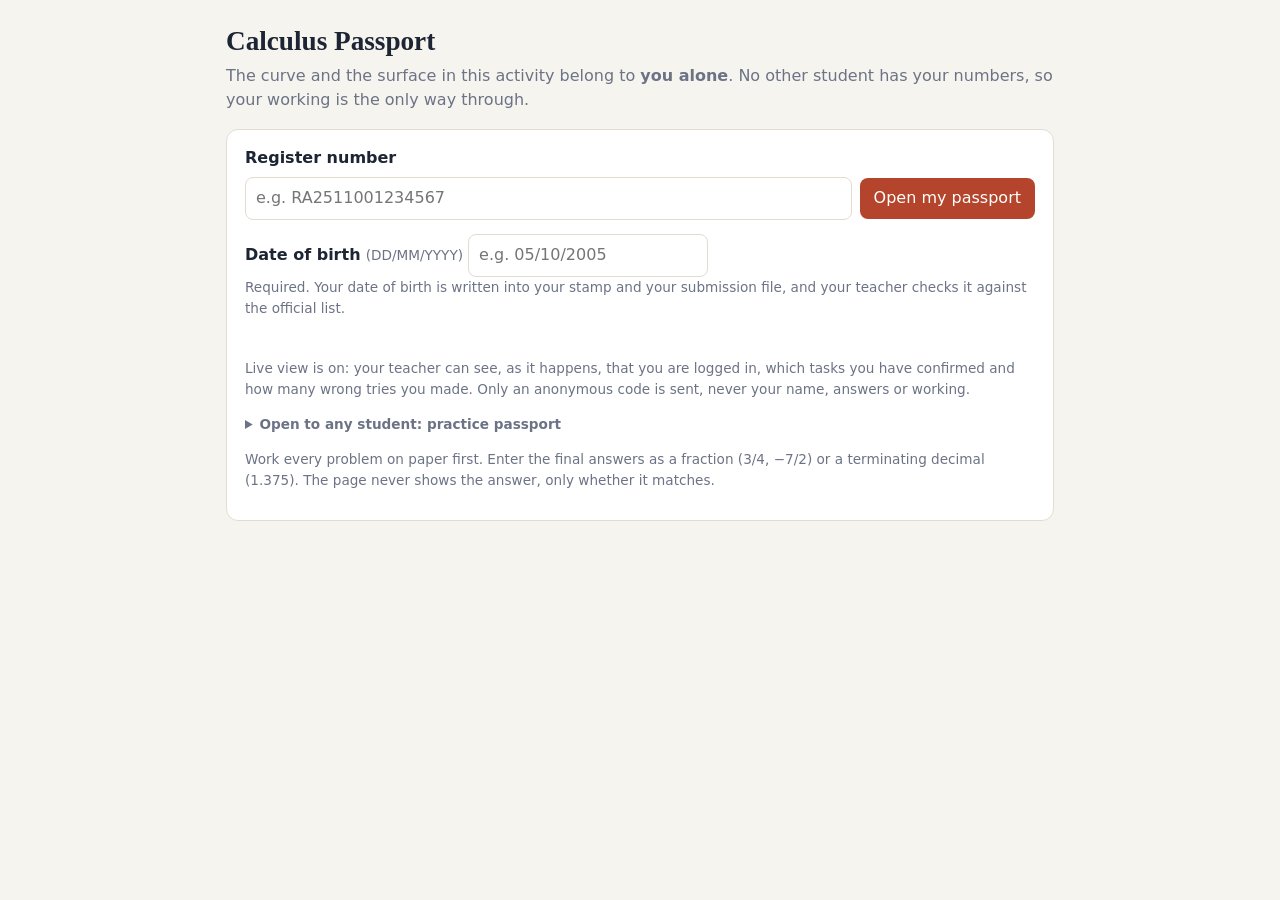
<file: docs/index.html>
<!doctype html>
<html lang="en">
<head>
<meta charset="utf-8">
<meta name="viewport" content="width=device-width,initial-scale=1">
<title>Calculus Passport</title>
<link rel="stylesheet" href="style.css">
</head>
<body>
<div class="wrap">
  <h1>Calculus Passport</h1>
  <p class="sub">The curve and the surface in this activity belong to <b>you alone</b>. No other student has your numbers, so your working is the only way through.</p>

  <section id="login" class="card">
    <label for="reg"><b>Register number</b></label>
    <div class="row" style="margin-top:6px">
      <input id="reg" type="text" autocomplete="off" placeholder="e.g. RA2511001234567" style="flex:1;min-width:200px">
      <button id="go">Open my passport</button>
    </div>
    <div id="dobrow" hidden style="margin-top:8px">
      <label for="dob"><b>Date of birth</b> <span class="small">(DD/MM/YYYY)</span></label>
      <input id="dob" type="text" autocomplete="off" inputmode="numeric" placeholder="e.g. 05/10/2005" style="width:100%;max-width:240px;margin-top:6px">
      <div class="small">Required. Your date of birth is written into your stamp and your submission file, and your teacher checks it against the official list.</div>
    </div>
    <div id="loginmsg" class="msg bad"></div>
    <p class="small" id="livenote" hidden>Live view is on: your teacher can see, as it happens, that you are logged in, which tasks you have confirmed and how many wrong tries you made. Only an anonymous code is sent, never your name, answers or working.</p>
    <details class="small" id="openbox" style="margin:8px 0">
      <summary><b>Open to any student: practice passport</b></summary>
      <p class="small">Anyone can use this, whether or not they are on the class list. Fill in the four boxes. You get your own set of the same problems and visualisers, built from your register number and date of birth together, so your numbers differ from everyone else's. Not marked; submit the downloaded file to your teacher. While you work, your teacher can see your name, register number and which questions you have finished.</p>
      <div class="row"><input id="pname" type="text" autocomplete="name" placeholder="Your name" style="flex:1;min-width:200px"></div>
      <div class="row" style="margin-top:6px"><input id="pdob" type="text" inputmode="numeric" autocomplete="off" placeholder="Date of birth DD/MM/YYYY" style="flex:1;min-width:200px"></div>
      <div class="row" style="margin-top:6px"><input id="pmail" type="text" inputmode="email" autocomplete="email" placeholder="Your email address" style="flex:1;min-width:200px"></div>
      <div id="authbox" hidden>
        <div class="row"><input id="pemail" type="text"><button class="ghost" id="sendlink">Send</button><button class="ghost" id="finishlink" hidden>Finish</button></div>
        <div id="authmsg" class="msg" role="status"></div>
      </div>
      <div class="row" style="margin-top:6px"><button class="ghost" id="opengo">Open practice passport</button></div>
    </details>
    <p class="small">Work every problem on paper first. Enter the final answers as a fraction (3/4, −7/2) or a terminating decimal (1.375). The page never shows the answer, only whether it matches.</p>
  </section>

  <section id="app" hidden>
    <div class="row" style="justify-content:space-between">
      <div><b id="who"></b> <span class="small" id="progress"></span></div>
      <div class="row">
        <span class="pill" id="clock">50:00</span>
        <button class="ghost" id="clockbtn">Start timer</button>
        <button class="ghost" id="out">Not me</button>
      </div>
    </div>
    <div class="tabs" id="tabs"></div>
    <div id="period"></div>
    <div id="vizbox"></div>
    <div id="labbox"></div>
    <div id="animbox"></div>
    <div class="card" id="submitbox"></div>
  </section>

  <section class="sheet" id="sheet"></section>
</div>
<script src="config.js"></script>
<script src="data.js"></script>
<script src="core.js"></script>
<script src="live.js"></script>
<script src="lab.js"></script>
<script src="report.js"></script>
<script src="viz.js"></script>
<script src="auth.js"></script>
<script src="discover.js"></script>
<script src="open.js"></script>
<script src="app.js"></script>
</body>
</html>
</file>
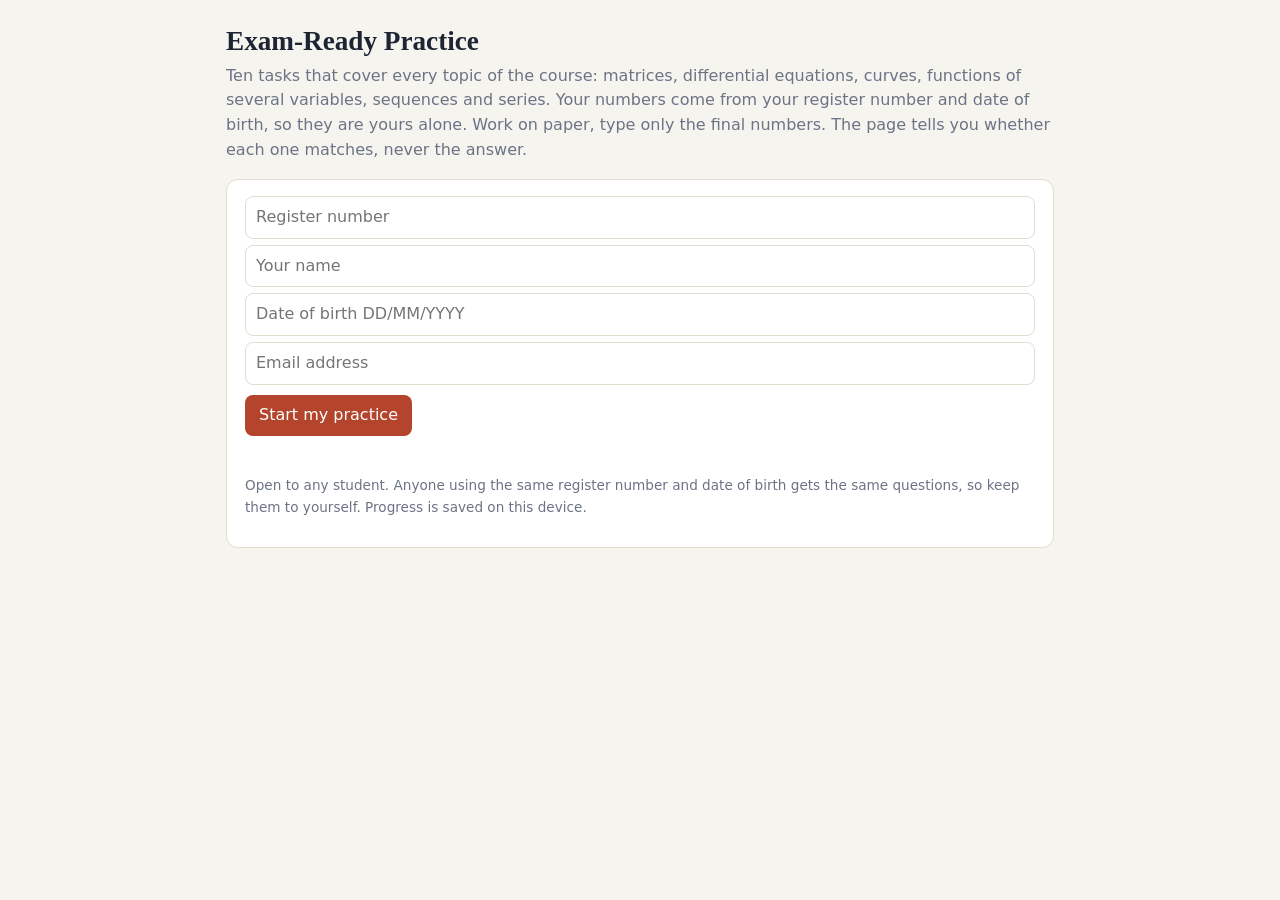
<file: docs/exam/index.html>
<!doctype html>
<html lang="en">
<head>
<meta charset="utf-8">
<meta name="viewport" content="width=device-width,initial-scale=1">
<title>Exam-Ready Practice</title>
<link rel="stylesheet" href="../style.css">
<style>
.qcard{border-left:4px solid var(--c,var(--accent))}
.qcard.done{border-left-color:var(--ok)}
.qtext{font-size:1.02rem;line-height:1.5;margin:6px 0 10px;white-space:pre-wrap}
.why dt{font-weight:600;margin-top:8px}.why dd{margin:2px 0 0 0;color:var(--mute)}
.tabs2{display:flex;flex-wrap:wrap;gap:6px;margin:10px 0}
.tabs2 button{padding:6px 10px;border-radius:8px;border:1px solid var(--line);background:var(--card);color:var(--ink)}
.tabs2 button.on{outline:2px solid var(--accent)}
.tabs2 button.full{background:rgba(30,120,70,.15)}
.timer{font-variant-numeric:tabular-nums;font-weight:600}
.weak li{margin:3px 0}
.vbox{margin-top:6px}.vcap{font-size:.92rem;color:var(--mute);margin:6px 0}.vcap b{color:var(--ink)}
.vrow{display:flex;align-items:center;gap:10px;margin:4px 0}.vrow label{flex:0 0 auto;min-width:90px;font-size:.9rem;color:var(--mute)}.vrow input[type=range]{flex:1;accent-color:var(--accent);min-width:80px}.vval{min-width:46px;text-align:right;font-variant-numeric:tabular-nums;font-size:.9rem}
.vnote{font-size:.92rem;margin:6px 0}.vsub{font-weight:600;margin:14px 0 2px}
.vtable table{border-collapse:collapse;margin:6px auto}.vtable td{border:1px solid var(--line);padding:4px 10px;text-align:right;font-variant-numeric:tabular-nums}
.vbtn{gap:6px;flex-wrap:wrap;margin:6px 0}.vbtn button.on{outline:2px solid var(--accent)}
details.lab>summary{cursor:pointer;font-weight:600}
.vwrap{margin-top:8px;border-top:1px dashed var(--line);padding-top:6px}
</style>
</head>
<body>
<div class="wrap">
  <h1>Exam-Ready Practice</h1>
  <p class="sub">Ten tasks that cover every topic of the course: matrices, differential equations, curves, functions of several variables, sequences and series. Your numbers come from your register number and date of birth, so they are yours alone. Work on paper, type only the final numbers. The page tells you whether each one matches, never the answer.</p>

  <div id="login" class="card">
    <div class="row"><input id="reg" type="text" placeholder="Register number" autocomplete="off" style="flex:1;min-width:200px"></div>
    <div class="row" style="margin-top:6px"><input id="nm" type="text" placeholder="Your name" autocomplete="name" style="flex:1;min-width:200px"></div>
    <div class="row" style="margin-top:6px"><input id="dob" type="text" placeholder="Date of birth DD/MM/YYYY" inputmode="numeric" autocomplete="off" style="flex:1;min-width:200px"></div>
    <div class="row" style="margin-top:6px"><input id="mail" type="text" placeholder="Email address" inputmode="email" autocomplete="email" style="flex:1;min-width:200px"></div>
    <div class="row" style="margin-top:10px"><button id="go">Start my practice</button></div>
    <div id="msg" class="msg bad" role="status"></div>
    <p class="small">Open to any student. Anyone using the same register number and date of birth gets the same questions, so keep them to yourself. Progress is saved on this device.</p>
  </div>

  <div id="app" hidden>
    <div class="card">
      <div class="row"><b id="who"></b><span class="small" id="overall"></span></div>
      <div class="bar"><i id="obar"></i></div>
      <div class="tabs2" id="tabs"></div>
      <div class="row"><button class="ghost" id="dl">Download my submission</button><button class="ghost" id="out">Log out</button></div>
    </div>
    <div id="panel"></div>
  </div>
</div>
<script src="../config.js"></script>
<script src="../core.js"></script>
<script src="../live.js"></script>
<script src="meta.js"></script>
<script>window.EXAM_CFG={viz:false,labs:false,live:"exam"};</script>
<script src="exam.js"></script>
</body>
</html>
</file>
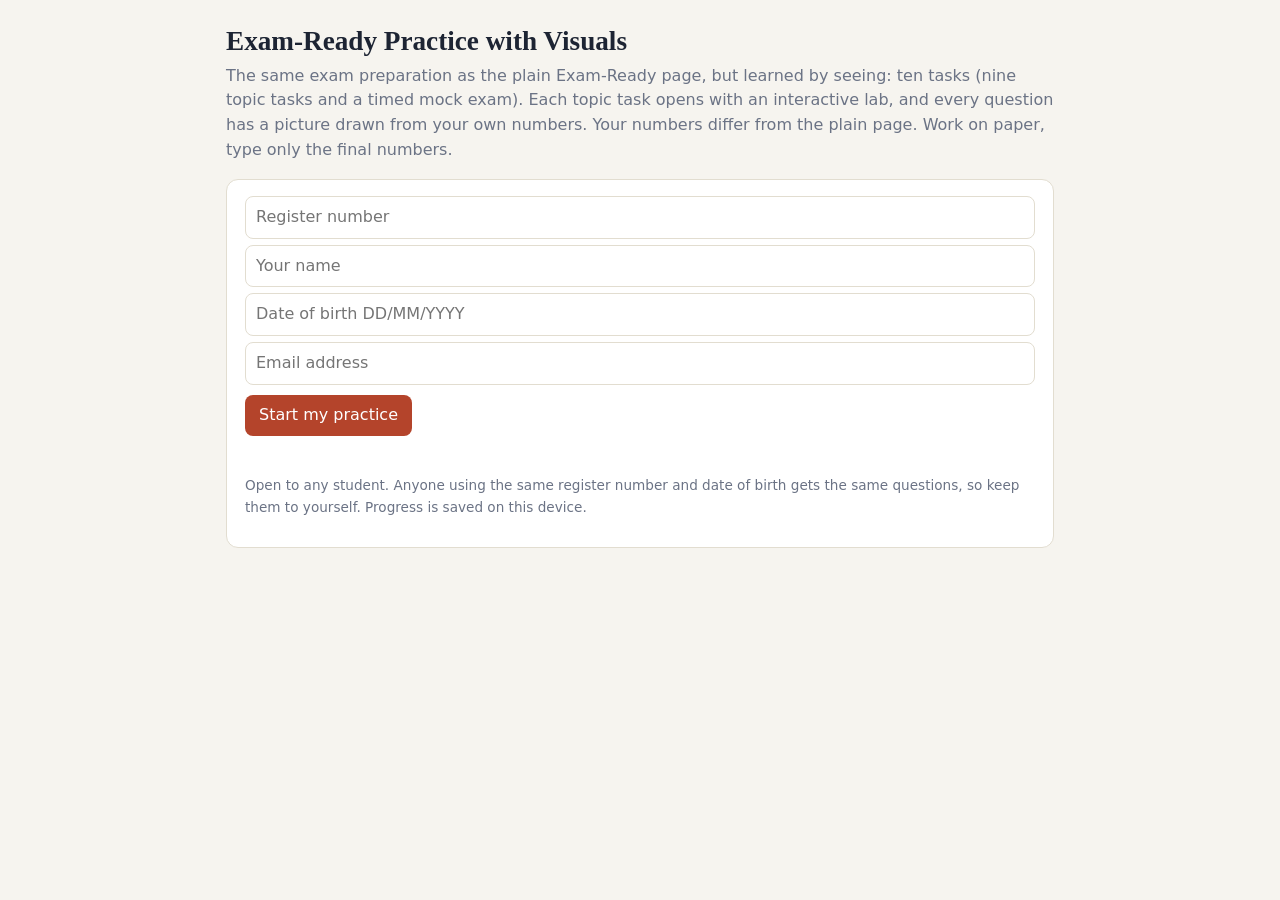
<file: docs/visual/index.html>
<!doctype html>
<html lang="en">
<head>
<meta charset="utf-8">
<meta name="viewport" content="width=device-width,initial-scale=1">
<title>Exam-Ready Practice with Visuals</title>
<link rel="stylesheet" href="../style.css">
<style>
.qcard{border-left:4px solid var(--c,var(--accent))}
.qcard.done{border-left-color:var(--ok)}
.qtext{font-size:1.02rem;line-height:1.5;margin:6px 0 10px;white-space:pre-wrap}
.why dt{font-weight:600;margin-top:8px}.why dd{margin:2px 0 0 0;color:var(--mute)}
.tabs2{display:flex;flex-wrap:wrap;gap:6px;margin:10px 0}
.tabs2 button{padding:6px 10px;border-radius:8px;border:1px solid var(--line);background:var(--card);color:var(--ink)}
.tabs2 button.on{outline:2px solid var(--accent)}
.tabs2 button.full{background:rgba(30,120,70,.15)}
.timer{font-variant-numeric:tabular-nums;font-weight:600}
.weak li{margin:3px 0}
.vbox{margin-top:6px}.vcap{font-size:.92rem;color:var(--mute);margin:6px 0}.vcap b{color:var(--ink)}
.vrow{display:flex;align-items:center;gap:10px;margin:4px 0}.vrow label{flex:0 0 auto;min-width:90px;font-size:.9rem;color:var(--mute)}.vrow input[type=range]{flex:1;accent-color:var(--accent);min-width:80px}.vval{min-width:46px;text-align:right;font-variant-numeric:tabular-nums;font-size:.9rem}
.vnote{font-size:.92rem;margin:6px 0}.vsub{font-weight:600;margin:14px 0 2px}
.vtable table{border-collapse:collapse;margin:6px auto}.vtable td{border:1px solid var(--line);padding:4px 10px;text-align:right;font-variant-numeric:tabular-nums}
.vbtn{gap:6px;flex-wrap:wrap;margin:6px 0}.vbtn button.on{outline:2px solid var(--accent)}
details.lab>summary{cursor:pointer;font-weight:600}
.vwrap{margin-top:8px;border-top:1px dashed var(--line);padding-top:6px}
</style>
</head>
<body>
<div class="wrap">
  <h1>Exam-Ready Practice with Visuals</h1>
  <p class="sub">The same exam preparation as the plain Exam-Ready page, but learned by seeing: ten tasks (nine topic tasks and a timed mock exam). Each topic task opens with an interactive lab, and every question has a picture drawn from your own numbers. Your numbers differ from the plain page. Work on paper, type only the final numbers.</p>

  <div id="login" class="card">
    <div class="row"><input id="reg" type="text" placeholder="Register number" autocomplete="off" style="flex:1;min-width:200px"></div>
    <div class="row" style="margin-top:6px"><input id="nm" type="text" placeholder="Your name" autocomplete="name" style="flex:1;min-width:200px"></div>
    <div class="row" style="margin-top:6px"><input id="dob" type="text" placeholder="Date of birth DD/MM/YYYY" inputmode="numeric" autocomplete="off" style="flex:1;min-width:200px"></div>
    <div class="row" style="margin-top:6px"><input id="mail" type="text" placeholder="Email address" inputmode="email" autocomplete="email" style="flex:1;min-width:200px"></div>
    <div class="row" style="margin-top:10px"><button id="go">Start my practice</button></div>
    <div id="msg" class="msg bad" role="status"></div>
    <p class="small">Open to any student. Anyone using the same register number and date of birth gets the same questions, so keep them to yourself. Progress is saved on this device.</p>
  </div>

  <div id="app" hidden>
    <div class="card">
      <div class="row"><b id="who"></b><span class="small" id="overall"></span></div>
      <div class="bar"><i id="obar"></i></div>
      <div class="tabs2" id="tabs"></div>
      <div class="row"><button class="ghost" id="dl">Download my submission</button><button class="ghost" id="out">Log out</button></div>
    </div>
    <div id="panel"></div>
  </div>
</div>
<script src="../config.js"></script>
<script src="../core.js"></script>
<script src="../live.js"></script>
<script src="../exam/meta.js"></script>
<script>window.EXAM_CFG={mode:"visual",key:"visual",data:"../exam/data/",live:"visual",mockMode:"vmock",mockViz:true,viz:true,labs:true,vizOpen:true,header:"VISUAL EXAM PRACTICE SUBMISSION",file:"visual-practice-"};</script>
<script src="../exam/viz.js"></script>
<script src="../exam/vq.js"></script>
<script src="../exam/lab.js"></script>
<script src="../exam/exam.js"></script>
</body>
</html>
</file>
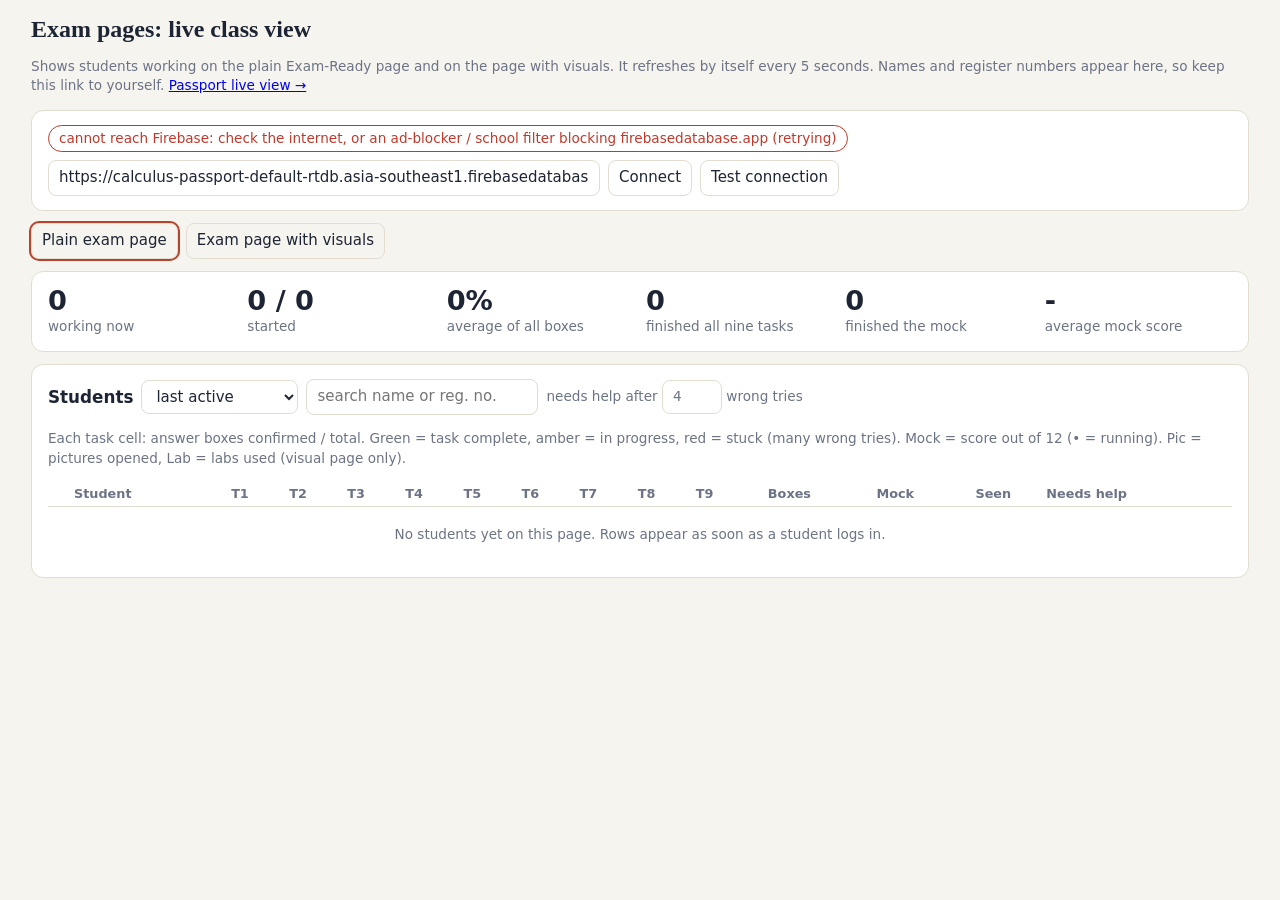
<file: docs/exam-live.html>
<!doctype html>
<html lang="en">
<head>
<meta charset="utf-8">
<meta name="robots" content="noindex">
<meta name="viewport" content="width=device-width,initial-scale=1">
<title>Exam pages: live class view</title>
<style>
:root{--bg:#f6f4ef;--card:#fff;--ink:#1d2433;--mute:#6b7385;--line:#e2ddd0;--ok:#1d7a46;--part:#d9a21b;--stuck:#c0392b;--none:#d8d5cc;--acc:#b4442b}
@media (prefers-color-scheme:dark){:root{--bg:#14171f;--card:#1c212c;--ink:#ecebe6;--mute:#9aa3b5;--line:#2c3342;--ok:#3fb27a;--part:#e0b13a;--stuck:#ef6a5b;--none:#3a4152;--acc:#e2765c}}
*{box-sizing:border-box}body{margin:0;background:var(--bg);color:var(--ink);font:15px/1.45 system-ui,sans-serif}
.wrap{max-width:1250px;margin:0 auto;padding:16px}
h1{font:700 1.5rem Georgia,serif;margin:0 0 4px}h2{font-size:1.05rem;margin:0 0 8px}
.card{background:var(--card);border:1px solid var(--line);border-radius:12px;padding:14px 16px;margin:12px 0}
.stats{display:flex;gap:12px;flex-wrap:wrap}.stat{flex:1;min-width:130px}.stat b{display:block;font-size:1.7rem;line-height:1.1}.stat span{color:var(--mute);font-size:.85rem}
input,select,button{font:inherit;color:inherit;background:transparent;border:1px solid var(--line);border-radius:8px;padding:6px 10px}button{cursor:pointer}button.on{outline:2px solid var(--acc)}
.row{display:flex;gap:8px;align-items:center;flex-wrap:wrap}.small{color:var(--mute);font-size:.85rem}
.status{padding:3px 10px;border-radius:99px;font-size:.85rem;border:1px solid var(--line)}.status.good{color:var(--ok);border-color:var(--ok)}.status.bad{color:var(--stuck);border-color:var(--stuck)}
.scroll{overflow-x:auto}table{border-collapse:collapse;width:100%}th,td{padding:3px 5px;text-align:center;font-size:.8rem}td.n,th.n{text-align:left;white-space:nowrap}
th{color:var(--mute);font-weight:600}tr+tr td{border-top:1px solid var(--line)}
.c{display:inline-block;min-width:34px;padding:2px 4px;border-radius:5px;background:var(--none);color:var(--ink);font-variant-numeric:tabular-nums}
.c.ok{background:var(--ok);color:#fff}.c.part{background:var(--part);color:#1d2433}.c.stuck{background:var(--stuck);color:#fff}
.dot{display:inline-block;width:9px;height:9px;border-radius:50%;background:var(--none);margin-right:5px}.dot.on{background:var(--ok)}
.help{color:var(--stuck)}
.diag td{text-align:left;font-size:.85rem}.diag .good{color:var(--ok)}.diag .bad{color:var(--stuck)}
</style>
</head>
<body>
<div class="wrap">
  <h1>Exam pages: live class view</h1>
  <p class="small">Shows students working on the plain Exam-Ready page and on the page with visuals. It refreshes by itself every 5 seconds. Names and register numbers appear here, so keep this link to yourself. <a href="teacher.html">Passport live view &rarr;</a></p>
  <div class="card">
    <div class="row">
      <span id="conn" class="status">not connected</span>
      <input id="url" size="62" placeholder="Firebase Realtime Database URL">
      <button id="connect">Connect</button>
      <button id="test">Test connection</button>
    </div>
    <div id="diag" class="small"></div>
  </div>
  <div class="row" id="tabs"><button data-p="exam" class="on">Plain exam page</button><button data-p="visual">Exam page with visuals</button></div>
  <div class="card"><div class="stats" id="stats"></div></div>
  <div class="card">
    <div class="row"><h2 style="margin:0">Students</h2>
      <select id="sort"><option value="seen">last active</option><option value="done">most answered</option><option value="name">name</option><option value="mock">mock score</option></select>
      <input id="q" placeholder="search name or reg. no." size="22">
      <label class="small">needs help after <input id="thr" type="number" min="2" max="20" value="4" style="width:60px"> wrong tries</label></div>
    <p class="small">Each task cell: answer boxes confirmed / total. Green = task complete, amber = in progress, red = stuck (many wrong tries). Mock = score out of 12 (&bull; = running). Pic = pictures opened, Lab = labs used (visual page only).</p>
    <div class="scroll"><table id="grid"></table></div>
  </div>
</div>
<script>
var Q = {"1.1": [1, 1], "1.2": [1, 1], "1.3": [1, 2], "1.4": [1, 3], "1.5": [1, 3], "2.1": [2, 3], "2.2": [2, 3], "2.3": [2, 3], "2.4": [2, 2], "2.5": [2, 2], "2.6": [2, 2], "3.1": [3, 2], "3.2": [3, 1], "3.3": [3, 2], "3.4": [3, 4], "3.5": [3, 1], "3.6": [3, 2], "4.1": [4, 4], "4.2": [4, 1], "4.3": [4, 3], "4.4": [4, 3], "4.5": [4, 2], "5.1": [5, 3], "5.2": [5, 3], "5.3": [5, 2], "5.4": [5, 2], "5.5": [5, 2], "5.6": [5, 2], "6.1": [6, 2], "6.2": [6, 3], "6.3": [6, 2], "6.4": [6, 3], "6.5": [6, 2], "6.6": [6, 3], "7.1": [7, 3], "7.2": [7, 2], "7.3": [7, 1], "7.4": [7, 1], "7.5": [7, 2], "7.6": [7, 4], "8.1": [8, 2], "8.2": [8, 2], "8.3": [8, 2], "8.4": [8, 3], "8.5": [8, 2], "9.1": [9, 2], "9.2": [9, 2], "9.3": [9, 3], "9.4": [9, 3], "9.5": [9, 3], "9.6": [9, 2]}, MOCK = ["1.2", "2.1", "2.3", "3.4", "3.1", "4.1", "5.1", "6.3", "7.3", "8.3", "9.2", "9.4"], NAMES = {"1": "Matrices I: vector spaces, rank and the characteristic polynomial", "2": "Matrices II: eigenvalues, Cayley-Hamilton, diagonalisation", "3": "Differential equations I: first order and constant coefficients", "4": "Differential equations II: Cauchy-Euler, Legendre, variation of parameters", "5": "Curvature: Cartesian, parametric and polar forms", "6": "Evolutes, envelopes, pedal equations and curve tracing", "7": "Several variables I: partial derivatives, Euler, chain rule, Jacobian, Taylor", "8": "Several variables II: extrema and Lagrange multipliers", "9": "Sequences and series: tests of convergence"}, DEFAULT_URL = "https://calculus-passport-default-rtdb.asia-southeast1.firebasedatabase.app";
var ONLINE_MS = 90000, page = "exam", data = { exam: {}, visual: {} }, pollT = null;
var TT = {}, TOTAL = 0, t, q;
for (q in Q) { TT[Q[q][0]] = (TT[Q[q][0]] || 0) + Q[q][1]; TOTAL += Q[q][1]; }
function $(i) { return document.getElementById(i); }
function esc(s) { return String(s).replace(/[&<>"]/g, function (c) { return { "&": "&amp;", "<": "&lt;", ">": "&gt;", '"': "&quot;" }[c]; }); }
function why(st) {
  if (st === 401 || st === 403) return "Firebase refuses reading. In Firebase > Realtime Database > Rules paste the file firebase/database.rules.json and press Publish.";
  if (st === 404) return "Database address not found. Check the address in the box.";
  return "Firebase answered " + st + ".";
}
function fetchJ(u) { return fetch(u, { cache: "no-store" }).then(function (r) { if (!r.ok) { var e = new Error(why(r.status)); e.status = r.status; throw e; } return r.json(); }); }
function base() { return $("url").value.trim().replace(/\/+$/, ""); }
function connect() {
  var url = base(); if (!url) return; try { localStorage.setItem("passport-dash-url", url); } catch (e) {}
  clearInterval(pollT);
  function tick() {
    Promise.all([fetchJ(url + "/exam.json"), fetchJ(url + "/visual.json")]).then(function (a) {
      data.exam = a[0] || {}; data.visual = a[1] || {}; $("conn").textContent = "live, updated " + new Date().toLocaleTimeString(); $("conn").className = "status good"; render();
    }).catch(function (e) { $("conn").textContent = (e.status ? e.message : "cannot reach Firebase: check the internet, or an ad-blocker / school filter blocking firebasedatabase.app") + " (retrying)"; $("conn").className = "status bad"; });
  }
  tick(); pollT = setInterval(tick, 5000);
}
function testConn() {
  var url = base(), paths = ["exam", "visual", "live", "practice"], rows = [];
  $("diag").innerHTML = "Testing...";
  Promise.all(paths.map(function (p) {
    return fetch(url + "/" + p + ".json", { cache: "no-store" }).then(function (r) { return { p: p, ok: r.ok, st: r.status }; }, function () { return { p: p, ok: false, st: 0 }; });
  })).then(function (rs) {
    $("diag").innerHTML = '<table class="diag">' + rs.map(function (r) { return "<tr><td>/" + r.p + "</td><td class='" + (r.ok ? "good" : "bad") + "'>" + (r.ok ? "readable" : r.st ? "refused (" + r.st + ")" : "cannot reach") + "</td><td>" + (r.ok ? "" : r.st === 0 ? "Internet, ad-blocker, or a wrong address." : r.st === 404 ? "Address not found." : "Publish the rules file (Realtime Database > Rules).") + "</td></tr>"; }).join("") + "</table>";
  });
}
function parts(d, field) { var o = d[field] || {}, per = {}, n = 0, k; for (k in o) { var qid = k.split(":")[0]; if (Q[qid]) { per[qid] = (per[qid] || 0) + 1; n++; } } return { per: per, n: n }; }
function stateOf(d) {
  var s = parts(d, "s"), w = d.w || {}, thr = Number($("thr").value) || 4, perTask = {}, cells = {}, stuck = [], tk;
  for (var qid in Q) { var tkn = Q[qid][0]; perTask[tkn] = (perTask[tkn] || 0) + (s.per[qid] || 0); if ((s.per[qid] || 0) < Q[qid][1] && (w[qid] || 0) >= thr) stuck.push(qid); }
  for (tk in TT) { var st = stuck.filter(function (x) { return Q[x][0] == tk; }).length; cells[tk] = perTask[tk] >= TT[tk] ? "ok" : (st ? "stuck" : (perTask[tk] > 0 ? "part" : "")); }
  var seen = typeof d.t === "number" ? d.t : 0, mkp = parts(d, "mk");
  return { perTask: perTask, cells: cells, done: s.n, stuck: stuck, seen: seen, online: d.o === 1 && Date.now() - seen < ONLINE_MS, mockStarted: !!d.ms, mockDone: d.mf === 1, mockScore: typeof d.sc === "number" ? d.sc : null, mockParts: mkp.n, pics: Object.keys(d.v || {}).length, labs: Object.keys(d.l || {}).length };
}
function ago(ms) { if (!ms) return "never"; var s = Math.round((Date.now() - ms) / 1000); return s < 60 ? s + " s" : s < 3600 ? Math.round(s / 60) + " min" : s < 86400 ? Math.round(s / 3600) + " h" : Math.round(s / 86400) + " d"; }
function render() {
  var d = data[page] || {}, keys = Object.keys(d).filter(function (k) { return d[k] && typeof d[k] === "object"; }), st = {}, vis = page === "visual";
  keys.forEach(function (k) { st[k] = stateOf(d[k]); });
  var on = 0, started = 0, fin = 0, mdone = 0, msum = 0;
  keys.forEach(function (k) { if (st[k].online) on++; if (st[k].done > 0) started++; if (st[k].done >= TOTAL) fin++; if (st[k].mockDone && st[k].mockScore != null) { mdone++; msum += st[k].mockScore; } });
  var avg = keys.length ? keys.reduce(function (s, k) { return s + st[k].done; }, 0) / keys.length : 0;
  $("stats").innerHTML = [[on, "working now"], [started + " / " + keys.length, "started"], [Math.round(100 * avg / TOTAL) + "%", "average of all boxes"], [fin, "finished all nine tasks"], [mdone, "finished the mock"], [mdone ? (msum / mdone).toFixed(1) + " / 12" : "-", "average mock score"]].map(function (x) { return '<div class="stat"><b>' + x[0] + "</b><span>" + x[1] + "</span></div>"; }).join("");
  var qs = $("q").value.trim().toLowerCase(), mode = $("sort").value, order = keys.filter(function (k) { return !qs || ((d[k].n || "") + " " + (d[k].r || "")).toLowerCase().indexOf(qs) >= 0; });
  order.sort(function (a, b) { if (mode === "done") return st[b].done - st[a].done; if (mode === "name") return String(d[a].n).localeCompare(String(d[b].n)); if (mode === "mock") return (st[b].mockScore == null ? -1 : st[b].mockScore) - (st[a].mockScore == null ? -1 : st[a].mockScore); return st[b].seen - st[a].seen; });
  var head = '<tr><th></th><th class="n">Student</th>' + Object.keys(TT).map(function (k) { return '<th title="' + esc(NAMES[k] || "") + '">T' + k + "</th>"; }).join("") + "<th>Boxes</th><th>Mock</th>" + (vis ? "<th>Pic</th><th>Lab</th>" : "") + '<th>Seen</th><th class="n">Needs help</th></tr>';
  $("grid").innerHTML = head + (order.length ? order.map(function (k) {
    var s = st[k], r = d[k];
    return '<tr><td><span class="dot ' + (s.online ? "on" : "") + '"></span></td><td class="n">' + esc(r.n || "?") + ' <span class="small">' + esc(r.r || "") + "</span></td>" +
      Object.keys(TT).map(function (tk) { return '<td><span class="c ' + s.cells[tk] + '">' + (s.perTask[tk] || 0) + "/" + TT[tk] + "</span></td>"; }).join("") +
      "<td><b>" + s.done + "</b>/" + TOTAL + "</td><td>" + (s.mockDone && s.mockScore != null ? s.mockScore + "/12" : s.mockStarted ? "&bull;" : "-") + "</td>" + (vis ? "<td>" + s.pics + "</td><td>" + s.labs + "</td>" : "") +
      "<td>" + ago(s.seen) + '</td><td class="n help">' + (s.stuck.length ? esc(s.stuck.join(", ")) : "") + "</td></tr>";
  }).join("") : '<tr><td colspan="20" class="small" style="padding:18px">No students yet on this page. Rows appear as soon as a student logs in.</td></tr>');
}
$("connect").addEventListener("click", connect); $("test").addEventListener("click", testConn);
["sort", "thr"].forEach(function (i) { $(i).addEventListener("change", render); }); $("q").addEventListener("input", render);
Array.prototype.forEach.call(document.querySelectorAll("#tabs button"), function (b) { b.addEventListener("click", function () { page = b.getAttribute("data-p"); Array.prototype.forEach.call(document.querySelectorAll("#tabs button"), function (x) { x.classList.toggle("on", x === b); }); render(); }); });
var saved = ""; try { saved = localStorage.getItem("passport-dash-url") || ""; } catch (e) {}
$("url").value = saved || DEFAULT_URL; render(); setInterval(render, 10000); if ($("url").value) connect();
</script>
</body>
</html>
</file>
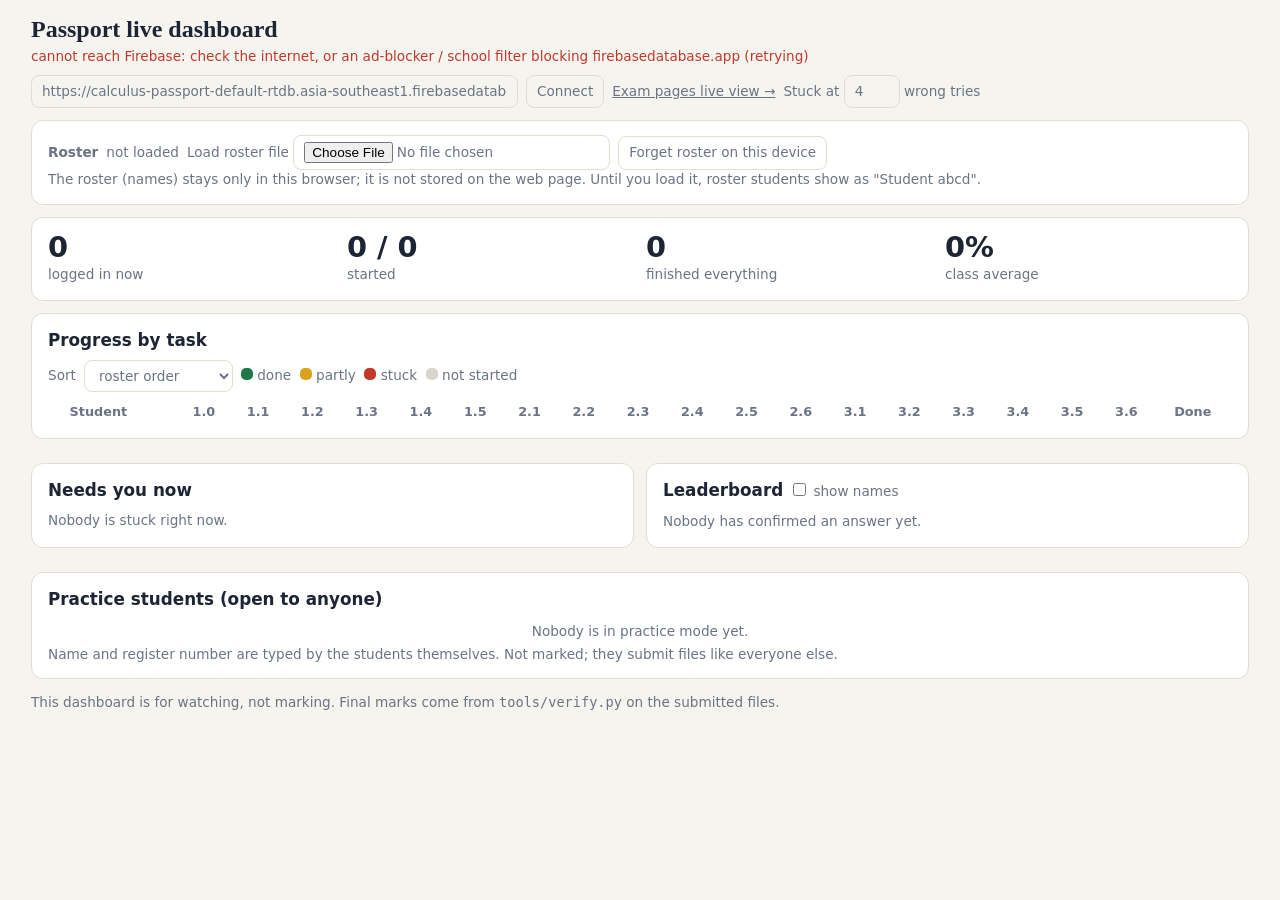
<file: docs/teacher.html>
<!doctype html>
<html lang="en">
<head>
<meta charset="utf-8">
<meta name="robots" content="noindex">
<meta name="viewport" content="width=device-width,initial-scale=1">
<title>Teacher live view</title>
<style>
:root{--bg:#f6f4ef;--card:#fff;--ink:#1d2433;--mute:#6b7385;--line:#e2ddd0;--ok:#1d7a46;--part:#d9a21b;--stuck:#c0392b;--none:#d8d5cc;--acc:#b4442b}
@media (prefers-color-scheme:dark){:root{--bg:#14171f;--card:#1c212c;--ink:#ecebe6;--mute:#9aa3b5;--line:#2c3342;--ok:#3fb27a;--part:#e0b13a;--stuck:#ef6a5b;--none:#3a4152;--acc:#e2765c}}
*{box-sizing:border-box}body{margin:0;background:var(--bg);color:var(--ink);font:15px/1.45 system-ui,sans-serif}
.wrap{max-width:1250px;margin:0 auto;padding:16px}
h1{font:700 1.5rem Georgia,serif;margin:0 0 4px}h2{font-size:1.05rem;margin:0 0 8px}
.card{background:var(--card);border:1px solid var(--line);border-radius:12px;padding:14px 16px;margin:12px 0}
.stats{display:flex;gap:12px;flex-wrap:wrap}.stat{flex:1;min-width:140px}.stat b{display:block;font-size:1.8rem;line-height:1.1}.stat span{color:var(--mute);font-size:.85rem}
input,select,button{font:inherit;color:inherit;background:transparent;border:1px solid var(--line);border-radius:8px;padding:6px 10px}button{cursor:pointer}
.row{display:flex;gap:8px;align-items:center;flex-wrap:wrap}.small{color:var(--mute);font-size:.85rem}
table{border-collapse:collapse;width:100%}th,td{padding:3px 5px;text-align:center;font-size:.8rem}td.n,th.n{text-align:left;white-space:nowrap}
th{color:var(--mute);font-weight:600;position:sticky;top:0;background:var(--card)}
.cell{display:inline-block;width:20px;height:20px;border-radius:5px;background:var(--none)}
.cell.ok{background:var(--ok)}.cell.part{background:var(--part)}.cell.stuck{background:var(--stuck)}
.dot{display:inline-block;width:10px;height:10px;border-radius:50%;background:var(--none)}.dot.on{background:var(--ok);box-shadow:0 0 0 3px color-mix(in srgb,var(--ok) 25%,transparent)}
.status{font-size:.85rem}.status.bad{color:var(--stuck)}.status.good{color:var(--ok)}
.cols{display:grid;grid-template-columns:1fr 1fr;gap:12px}@media(max-width:900px){.cols{grid-template-columns:1fr}}
ol,ul{margin:0;padding-left:1.2em}li{margin:2px 0}
.scroll{overflow:auto;max-height:70vh}
</style>
</head>
<body>
<div class="wrap">
  <h1>Passport live dashboard</h1>
  <div class="row small">
    <span id="conn" class="status">not connected</span>
    <input id="url" size="62" placeholder="Firebase Realtime Database URL">
    <button id="connect">Connect</button> <a href="exam-live.html" class="small">Exam pages live view &rarr;</a>
    <label>Stuck at <input id="thr" type="number" min="1" value="4" style="width:56px"> wrong tries</label>
  </div>
  <div class="card" id="rosterbox" hidden>
    <div class="row small"><b>Roster</b> <span id="rstat"></span>
      <label class="small">Load roster file <input type="file" id="rfile" accept=".json,application/json"></label>
      <button id="rclear">Forget roster on this device</button></div>
    <div class="small">The roster (names) stays only in this browser; it is not stored on the web page. Until you load it, roster students show as "Student abcd".</div>
  </div>
  <div class="card"><div class="stats" id="stats"></div></div>
  <div class="card"><h2>Progress by task</h2>
    <div class="row small" style="margin-bottom:8px">Sort
      <select id="sort"><option value="roster">roster order</option><option value="done">most confirmed</option><option value="name">name</option><option value="seen">last active</option></select>
      <span><span class="cell ok" style="width:12px;height:12px"></span> done &nbsp;<span class="cell part" style="width:12px;height:12px"></span> partly &nbsp;<span class="cell stuck" style="width:12px;height:12px"></span> stuck &nbsp;<span class="cell" style="width:12px;height:12px"></span> not started</span>
    </div>
    <div class="scroll"><table id="grid"></table></div>
  </div>
  <div class="cols">
    <div class="card"><h2>Needs you now</h2><div id="stuck" class="small"></div></div>
    <div class="card"><h2>Leaderboard <label class="small" style="font-weight:400"><input type="checkbox" id="names"> show names</label></h2><div id="board"></div></div>
  </div>
  <div class="card"><h2>Practice students (open to anyone) <span class="small" id="pcount"></span></h2>
    <div class="scroll"><table id="pgrid"></table></div>
    <div class="small">Name and register number are typed by the students themselves. Not marked; they submit files like everyone else.</div>
  </div>
  <p class="small">This dashboard is for watching, not marking. Final marks come from <code>tools/verify.py</code> on the submitted files.</p>
</div>
<script>
var ROSTER = /*ROSTER*/{}/*END*/;
var PUBLIC_PAGE = true;
try { var sr = JSON.parse(localStorage.getItem("passport-roster") || "null"); if (sr && !Object.keys(ROSTER).length) ROSTER = sr; } catch (e) {}
function allKeys() { var o = {}; Object.keys(ROSTER).forEach(function (k) { o[k] = 1; }); Object.keys(db || {}).forEach(function (k) { if (db[k] && typeof db[k] === "object") o[k] = 1; }); return Object.keys(o); }
function nm(key) { return (ROSTER[key] || [0, "Student " + key.slice(0, 4)])[1]; }     // student code -> [register number, name]
var TASKS = {"1.0": 5, "1.1": 1, "1.2": 2, "1.3": 1, "1.4": 1, "1.5": 1, "2.1": 2, "2.2": 1, "2.3": 2, "2.4": 1, "2.5": 2, "2.6": 2, "3.1": 2, "3.2": 1, "3.3": 1, "3.4": 2, "3.5": 2, "3.6": 2};       // task id -> number of answer parts
var DEFAULT_URL = "https://calculus-passport-default-rtdb.asia-southeast1.firebasedatabase.app";
var ONLINE_MS = 90000;
var db = {}, pdb = {}, es = null, es2 = null, timer = null;
var TOTAL = Object.keys(TASKS).reduce(function (s, k) { return s + TASKS[k]; }, 0);
var ids = Object.keys(TASKS).sort(function (a, b) { return parseFloat(a) - parseFloat(b); });
function $(i) { return document.getElementById(i); }

/* ---- Firebase REST stream ---- */
function setAt(path, data, isP) {
  var parts = path.split("/").filter(Boolean);
  if (!parts.length) { if (isP) pdb = data || {}; else db = data || {}; return; }
  var o = isP ? pdb : db, i;
  if (isP && typeof pdb !== "object") pdb = {};
  for (i = 0; i < parts.length - 1; i++) { if (typeof o[parts[i]] !== "object" || o[parts[i]] === null) o[parts[i]] = {}; o = o[parts[i]]; }
  if (data === null || data === undefined) delete o[parts[parts.length - 1]]; else o[parts[parts.length - 1]] = data;
}
function onEvent(kind, msg, isP) {
  if (kind === "put") setAt(msg.path, msg.data, isP);
  else if (kind === "patch") Object.keys(msg.data || {}).forEach(function (k) { setAt((msg.path === "/" ? "" : msg.path) + "/" + k, msg.data[k], isP); });
  schedule();
}
var pollT = null;
function why(st) {
  if (st === 401 || st === 403) return "Firebase refuses reading: in Firebase > Realtime Database > Rules paste the file firebase/database.rules.json and press Publish.";
  if (st === 404) return "Database address not found: check the address in the box.";
  return "Firebase answered " + st + ".";
}
function fetchJ(u) {
  return fetch(u, { cache: "no-store" }).then(function (r) { if (!r.ok) { var e = new Error(why(r.status)); e.status = r.status; throw e; } return r.json(); });
}
function connect() {
  var url = $("url").value.trim().replace(/\/+$/, "");
  if (!url) return;
  try { localStorage.setItem("passport-dash-url", url); } catch (e) {}
  if (es) { es.close(); es = null; } if (es2) { es2.close(); es2 = null; } clearInterval(pollT);
  function tick() {
    Promise.all([fetchJ(url + "/live.json"), fetchJ(url + "/practice.json").catch(function (e) { if (e.status === 401 || e.status === 403) return null; throw e; })]).then(function (a) {
      db = a[0] || {}; pdb = a[1] || {}; $("conn").textContent = "live, updated " + new Date().toLocaleTimeString(); $("conn").className = "status good"; render();
    }).catch(function (e) {
      $("conn").textContent = (e.status ? e.message : "cannot reach Firebase: check the internet, or an ad-blocker / school filter blocking firebasedatabase.app") + " (retrying)"; $("conn").className = "status bad";
    });
  }
  tick(); pollT = setInterval(tick, 6000);
}

/* ---- derived data ---- */
function stateOf(key, src) {
  var d = (src || db)[key] || {}, s = d.s || {}, w = d.w || {}, thr = Number($("thr").value) || 4, cells = {}, done = 0, last = 0, stuck = [];
  ids.forEach(function (id) {
    var n = 0, i;
    for (i = 0; i < TASKS[id]; i++) if (s[id + ":" + i] != null) { n++; if (typeof s[id + ":" + i] === "number" && s[id + ":" + i] > last) last = s[id + ":" + i]; }
    done += n;
    var tries = w[id] || 0;
    cells[id] = n === TASKS[id] ? "ok" : (tries >= thr ? "stuck" : (n > 0 ? "part" : ""));
    if (n < TASKS[id] && tries >= thr) stuck.push({ id: id, tries: tries });
  });
  var seen = typeof d.t === "number" ? d.t : 0;
  return { cells: cells, done: done, last: last, seen: seen, online: d.o === 1 && Date.now() - seen < ONLINE_MS, started: !!d.t, stuck: stuck };
}
function label(key, show) {
  var r = ROSTER[key] || [key.slice(0, 4), "Student " + key.slice(0, 4)];
  return show ? r[1] : "…" + r[0].slice(-4);
}

/* ---- rendering ---- */
var pending = 0;
function schedule() { if (!pending) pending = setTimeout(function () { pending = 0; render(); }, 250); }
function render() {
  var keys = allKeys(), st = {}, n = keys.length, k;
  keys.forEach(function (key) { st[key] = stateOf(key); });
  var on = 0, started = 0, finished = 0;
  keys.forEach(function (key) { if (st[key].online) on++; if (st[key].done > 0) started++; if (st[key].done === TOTAL) finished++; });
  var avg = n ? keys.reduce(function (s, key) { return s + st[key].done; }, 0) / n : 0;
  $("stats").innerHTML = [[on, "logged in now"], [started + " / " + n, "started"], [finished, "finished everything"], [Math.round(100 * avg / TOTAL) + "%", "class average"]]
    .map(function (x) { return '<div class="stat"><b>' + x[0] + "</b><span>" + x[1] + "</span></div>"; }).join("");
  var order = keys.slice(), mode = $("sort").value;
  if (mode === "done") order.sort(function (a, b) { return st[b].done - st[a].done; });
  if (mode === "name") order.sort(function (a, b) { return nm(a).localeCompare(nm(b)); });
  if (mode === "seen") order.sort(function (a, b) { return st[b].seen - st[a].seen; });
  var head = '<tr><th></th><th class="n">Student</th>' + ids.map(function (id) { return "<th>" + id + "</th>"; }).join("") + "<th>Done</th></tr>";
  $("grid").innerHTML = head + order.map(function (key) {
    var s = st[key];
    return '<tr><td><span class="dot' + (s.online ? " on" : "") + '"></span></td><td class="n">' + esc(nm(key)) + "</td>" +
      ids.map(function (id) { return '<td><span class="cell ' + s.cells[id] + '" title="' + id + '"></span></td>'; }).join("") +
      "<td>" + s.done + "/" + TOTAL + "</td></tr>";
  }).join("");
  var pk = Object.keys(pdb || {}), pids = ids.filter(function (id) { return /^1\.[1-5]$/.test(id); });
  pk.sort(function (a, b) { return String((pdb[a] || {}).n || "").localeCompare(String((pdb[b] || {}).n || "")); });
  $("pcount").textContent = pk.length ? "(" + pk.filter(function (key) { return stateOf(key, pdb).online; }).length + " online of " + pk.length + ")" : "";
  $("pgrid").innerHTML = pk.length ? '<tr><th></th><th class="n">Name</th><th class="n">Register no.</th>' + pids.map(function (id) { return "<th>" + id + "</th>"; }).join("") + "</tr>" +
    pk.map(function (key) {
      var s = stateOf(key, pdb), d = pdb[key] || {};
      return '<tr><td><span class="dot' + (s.online ? " on" : "") + '"></span></td><td class="n">' + esc(d.n || "?") + '</td><td class="n">' + esc(d.r || "?") + "</td>" +
        pids.map(function (id) { return '<td><span class="cell ' + (s.cells[id] || "") + '"></span></td>'; }).join("") + "</tr>";
    }).join("") : '<tr><td class="small">Nobody is in practice mode yet.</td></tr>';
  var stuckList = [];
  keys.forEach(function (key) { st[key].stuck.forEach(function (x) { stuckList.push({ key: key, id: x.id, tries: x.tries, on: st[key].online }); }); });
  stuckList.sort(function (a, b) { return b.tries - a.tries; });
  $("stuck").innerHTML = stuckList.length ? "<ul>" + stuckList.slice(0, 15).map(function (x) {
    return "<li><b>" + esc(nm(x.key)) + "</b> · task " + x.id + " · " + x.tries + " wrong tries" + (x.on ? "" : " (offline)") + "</li>";
  }).join("") + "</ul>" : "Nobody is stuck right now.";
  var show = $("names").checked;
  var rank = keys.filter(function (key) { return st[key].done > 0; }).sort(function (a, b) {
    return st[b].done - st[a].done || st[a].last - st[b].last;
  }).slice(0, 10);
  $("board").innerHTML = rank.length ? "<ol>" + rank.map(function (key) {
    return "<li><b>" + esc(label(key, show)) + "</b> · " + st[key].done + "/" + TOTAL + " confirmed</li>";
  }).join("") + "</ol>" : '<span class="small">Nobody has confirmed an answer yet.</span>';
}
function esc(s) { return String(s).replace(/[&<>"]/g, function (c) { return { "&": "&amp;", "<": "&lt;", ">": "&gt;", '"': "&quot;" }[c]; }); }

if (PUBLIC_PAGE) {
  $("rosterbox").hidden = false;
  var rs = function () { $("rstat").textContent = Object.keys(ROSTER).length ? "loaded: " + Object.keys(ROSTER).length + " students" : "not loaded"; };
  rs();
  $("rfile").addEventListener("change", function (e) { var f = e.target.files[0]; if (!f) return; var fr = new FileReader(); fr.onload = function () { try { var o = JSON.parse(fr.result); if (typeof o !== "object" || Array.isArray(o)) throw 0; ROSTER = o; localStorage.setItem("passport-roster", JSON.stringify(o)); rs(); render(); } catch (x) { $("rstat").textContent = "that is not a roster file"; } }; fr.readAsText(f); });
  $("rclear").addEventListener("click", function () { try { localStorage.removeItem("passport-roster"); } catch (e) {} ROSTER = {}; rs(); render(); });
}
$("connect").addEventListener("click", connect);
["sort", "names", "thr"].forEach(function (i) { $(i).addEventListener("change", render); });
var saved = ""; try { saved = localStorage.getItem("passport-dash-url") || ""; } catch (e) {}
$("url").value = saved || DEFAULT_URL;
render();
timer = setInterval(render, 10000);   // re-evaluates who is still online
if ($("url").value) connect();
</script>
</body>
</html>
</file>
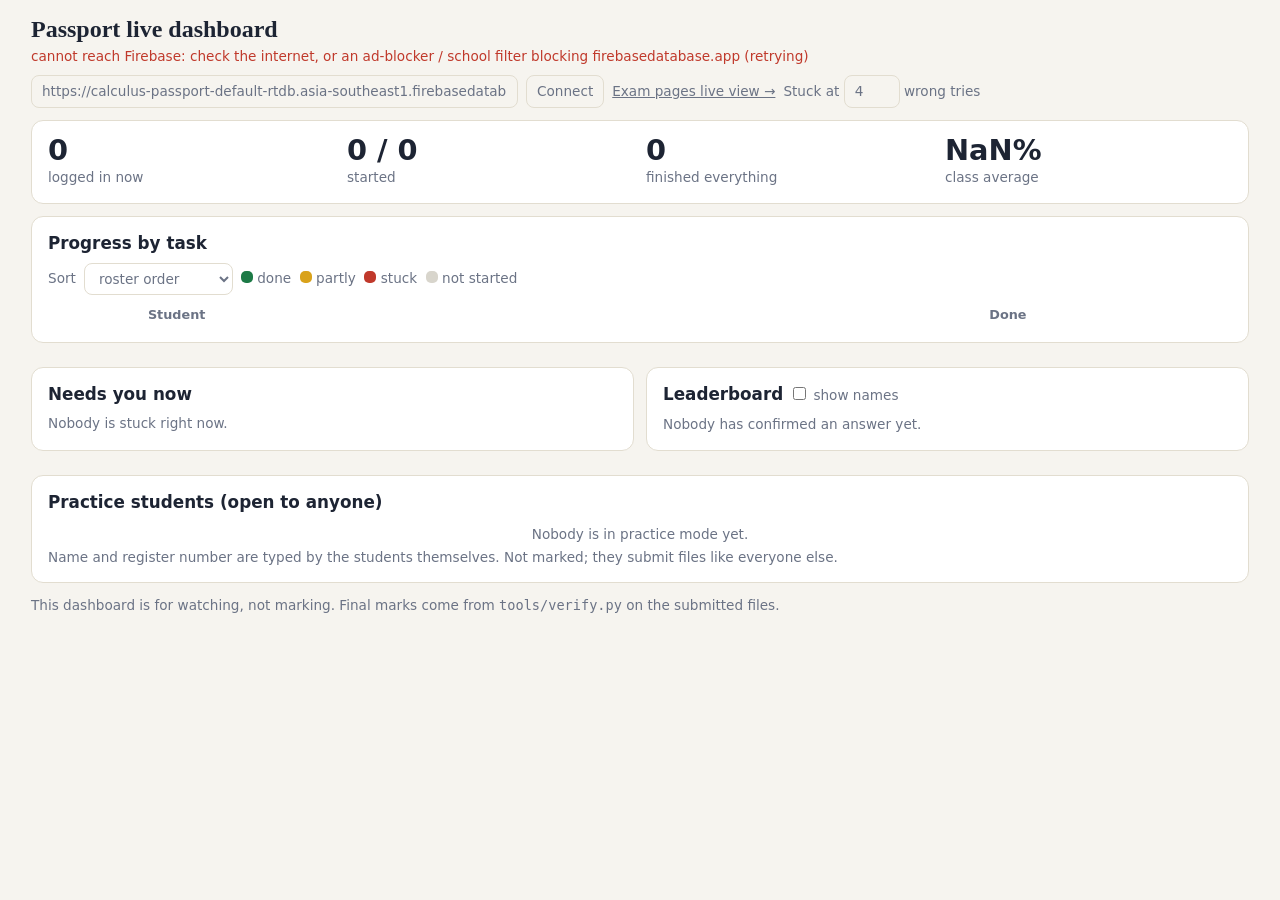
<file: tools/dashboard_template.html>
<!doctype html>
<html lang="en">
<head>
<meta charset="utf-8">
<meta name="robots" content="noindex">
<meta name="viewport" content="width=device-width,initial-scale=1">
<title>Passport live dashboard</title>
<style>
:root{--bg:#f6f4ef;--card:#fff;--ink:#1d2433;--mute:#6b7385;--line:#e2ddd0;--ok:#1d7a46;--part:#d9a21b;--stuck:#c0392b;--none:#d8d5cc;--acc:#b4442b}
@media (prefers-color-scheme:dark){:root{--bg:#14171f;--card:#1c212c;--ink:#ecebe6;--mute:#9aa3b5;--line:#2c3342;--ok:#3fb27a;--part:#e0b13a;--stuck:#ef6a5b;--none:#3a4152;--acc:#e2765c}}
*{box-sizing:border-box}body{margin:0;background:var(--bg);color:var(--ink);font:15px/1.45 system-ui,sans-serif}
.wrap{max-width:1250px;margin:0 auto;padding:16px}
h1{font:700 1.5rem Georgia,serif;margin:0 0 4px}h2{font-size:1.05rem;margin:0 0 8px}
.card{background:var(--card);border:1px solid var(--line);border-radius:12px;padding:14px 16px;margin:12px 0}
.stats{display:flex;gap:12px;flex-wrap:wrap}.stat{flex:1;min-width:140px}.stat b{display:block;font-size:1.8rem;line-height:1.1}.stat span{color:var(--mute);font-size:.85rem}
input,select,button{font:inherit;color:inherit;background:transparent;border:1px solid var(--line);border-radius:8px;padding:6px 10px}button{cursor:pointer}
.row{display:flex;gap:8px;align-items:center;flex-wrap:wrap}.small{color:var(--mute);font-size:.85rem}
table{border-collapse:collapse;width:100%}th,td{padding:3px 5px;text-align:center;font-size:.8rem}td.n,th.n{text-align:left;white-space:nowrap}
th{color:var(--mute);font-weight:600;position:sticky;top:0;background:var(--card)}
.cell{display:inline-block;width:20px;height:20px;border-radius:5px;background:var(--none)}
.cell.ok{background:var(--ok)}.cell.part{background:var(--part)}.cell.stuck{background:var(--stuck)}
.dot{display:inline-block;width:10px;height:10px;border-radius:50%;background:var(--none)}.dot.on{background:var(--ok);box-shadow:0 0 0 3px color-mix(in srgb,var(--ok) 25%,transparent)}
.status{font-size:.85rem}.status.bad{color:var(--stuck)}.status.good{color:var(--ok)}
.cols{display:grid;grid-template-columns:1fr 1fr;gap:12px}@media(max-width:900px){.cols{grid-template-columns:1fr}}
ol,ul{margin:0;padding-left:1.2em}li{margin:2px 0}
.scroll{overflow:auto;max-height:70vh}
</style>
</head>
<body>
<div class="wrap">
  <h1>Passport live dashboard</h1>
  <div class="row small">
    <span id="conn" class="status">not connected</span>
    <input id="url" size="62" placeholder="Firebase Realtime Database URL">
    <button id="connect">Connect</button> <a href="exam-live.html" class="small">Exam pages live view &rarr;</a>
    <label>Stuck at <input id="thr" type="number" min="1" value="4" style="width:56px"> wrong tries</label>
  </div>
  <div class="card" id="rosterbox" hidden>
    <div class="row small"><b>Roster</b> <span id="rstat"></span>
      <label class="small">Load roster file <input type="file" id="rfile" accept=".json,application/json"></label>
      <button id="rclear">Forget roster on this device</button></div>
    <div class="small">The roster (names) stays only in this browser; it is not stored on the web page. Until you load it, roster students show as "Student abcd".</div>
  </div>
  <div class="card"><div class="stats" id="stats"></div></div>
  <div class="card"><h2>Progress by task</h2>
    <div class="row small" style="margin-bottom:8px">Sort
      <select id="sort"><option value="roster">roster order</option><option value="done">most confirmed</option><option value="name">name</option><option value="seen">last active</option></select>
      <span><span class="cell ok" style="width:12px;height:12px"></span> done &nbsp;<span class="cell part" style="width:12px;height:12px"></span> partly &nbsp;<span class="cell stuck" style="width:12px;height:12px"></span> stuck &nbsp;<span class="cell" style="width:12px;height:12px"></span> not started</span>
    </div>
    <div class="scroll"><table id="grid"></table></div>
  </div>
  <div class="cols">
    <div class="card"><h2>Needs you now</h2><div id="stuck" class="small"></div></div>
    <div class="card"><h2>Leaderboard <label class="small" style="font-weight:400"><input type="checkbox" id="names"> show names</label></h2><div id="board"></div></div>
  </div>
  <div class="card"><h2>Practice students (open to anyone) <span class="small" id="pcount"></span></h2>
    <div class="scroll"><table id="pgrid"></table></div>
    <div class="small">Name and register number are typed by the students themselves. Not marked; they submit files like everyone else.</div>
  </div>
  <p class="small">This dashboard is for watching, not marking. Final marks come from <code>tools/verify.py</code> on the submitted files.</p>
</div>
<script>
var ROSTER = /*ROSTER*/{}/*END*/;
var PUBLIC_PAGE = /*PUBLIC*/false/*END*/;
try { var sr = JSON.parse(localStorage.getItem("passport-roster") || "null"); if (sr && !Object.keys(ROSTER).length) ROSTER = sr; } catch (e) {}
function allKeys() { var o = {}; Object.keys(ROSTER).forEach(function (k) { o[k] = 1; }); Object.keys(db || {}).forEach(function (k) { if (db[k] && typeof db[k] === "object") o[k] = 1; }); return Object.keys(o); }
function nm(key) { return (ROSTER[key] || [0, "Student " + key.slice(0, 4)])[1]; }     // student code -> [register number, name]
var TASKS = /*TASKS*/{}/*END*/;       // task id -> number of answer parts
var DEFAULT_URL = "/*URL*/";
var ONLINE_MS = 90000;
var db = {}, pdb = {}, es = null, es2 = null, timer = null;
var TOTAL = Object.keys(TASKS).reduce(function (s, k) { return s + TASKS[k]; }, 0);
var ids = Object.keys(TASKS).sort(function (a, b) { return parseFloat(a) - parseFloat(b); });
function $(i) { return document.getElementById(i); }

/* ---- Firebase REST stream ---- */
function setAt(path, data, isP) {
  var parts = path.split("/").filter(Boolean);
  if (!parts.length) { if (isP) pdb = data || {}; else db = data || {}; return; }
  var o = isP ? pdb : db, i;
  if (isP && typeof pdb !== "object") pdb = {};
  for (i = 0; i < parts.length - 1; i++) { if (typeof o[parts[i]] !== "object" || o[parts[i]] === null) o[parts[i]] = {}; o = o[parts[i]]; }
  if (data === null || data === undefined) delete o[parts[parts.length - 1]]; else o[parts[parts.length - 1]] = data;
}
function onEvent(kind, msg, isP) {
  if (kind === "put") setAt(msg.path, msg.data, isP);
  else if (kind === "patch") Object.keys(msg.data || {}).forEach(function (k) { setAt((msg.path === "/" ? "" : msg.path) + "/" + k, msg.data[k], isP); });
  schedule();
}
var pollT = null;
function why(st) {
  if (st === 401 || st === 403) return "Firebase refuses reading: in Firebase > Realtime Database > Rules paste the file firebase/database.rules.json and press Publish.";
  if (st === 404) return "Database address not found: check the address in the box.";
  return "Firebase answered " + st + ".";
}
function fetchJ(u) {
  return fetch(u, { cache: "no-store" }).then(function (r) { if (!r.ok) { var e = new Error(why(r.status)); e.status = r.status; throw e; } return r.json(); });
}
function connect() {
  var url = $("url").value.trim().replace(/\/+$/, "");
  if (!url) return;
  try { localStorage.setItem("passport-dash-url", url); } catch (e) {}
  if (es) { es.close(); es = null; } if (es2) { es2.close(); es2 = null; } clearInterval(pollT);
  function tick() {
    Promise.all([fetchJ(url + "/live.json"), fetchJ(url + "/practice.json").catch(function (e) { if (e.status === 401 || e.status === 403) return null; throw e; })]).then(function (a) {
      db = a[0] || {}; pdb = a[1] || {}; $("conn").textContent = "live, updated " + new Date().toLocaleTimeString(); $("conn").className = "status good"; render();
    }).catch(function (e) {
      $("conn").textContent = (e.status ? e.message : "cannot reach Firebase: check the internet, or an ad-blocker / school filter blocking firebasedatabase.app") + " (retrying)"; $("conn").className = "status bad";
    });
  }
  tick(); pollT = setInterval(tick, 6000);
}

/* ---- derived data ---- */
function stateOf(key, src) {
  var d = (src || db)[key] || {}, s = d.s || {}, w = d.w || {}, thr = Number($("thr").value) || 4, cells = {}, done = 0, last = 0, stuck = [];
  ids.forEach(function (id) {
    var n = 0, i;
    for (i = 0; i < TASKS[id]; i++) if (s[id + ":" + i] != null) { n++; if (typeof s[id + ":" + i] === "number" && s[id + ":" + i] > last) last = s[id + ":" + i]; }
    done += n;
    var tries = w[id] || 0;
    cells[id] = n === TASKS[id] ? "ok" : (tries >= thr ? "stuck" : (n > 0 ? "part" : ""));
    if (n < TASKS[id] && tries >= thr) stuck.push({ id: id, tries: tries });
  });
  var seen = typeof d.t === "number" ? d.t : 0;
  return { cells: cells, done: done, last: last, seen: seen, online: d.o === 1 && Date.now() - seen < ONLINE_MS, started: !!d.t, stuck: stuck };
}
function label(key, show) {
  var r = ROSTER[key] || [key.slice(0, 4), "Student " + key.slice(0, 4)];
  return show ? r[1] : "…" + r[0].slice(-4);
}

/* ---- rendering ---- */
var pending = 0;
function schedule() { if (!pending) pending = setTimeout(function () { pending = 0; render(); }, 250); }
function render() {
  var keys = allKeys(), st = {}, n = keys.length, k;
  keys.forEach(function (key) { st[key] = stateOf(key); });
  var on = 0, started = 0, finished = 0;
  keys.forEach(function (key) { if (st[key].online) on++; if (st[key].done > 0) started++; if (st[key].done === TOTAL) finished++; });
  var avg = n ? keys.reduce(function (s, key) { return s + st[key].done; }, 0) / n : 0;
  $("stats").innerHTML = [[on, "logged in now"], [started + " / " + n, "started"], [finished, "finished everything"], [Math.round(100 * avg / TOTAL) + "%", "class average"]]
    .map(function (x) { return '<div class="stat"><b>' + x[0] + "</b><span>" + x[1] + "</span></div>"; }).join("");
  var order = keys.slice(), mode = $("sort").value;
  if (mode === "done") order.sort(function (a, b) { return st[b].done - st[a].done; });
  if (mode === "name") order.sort(function (a, b) { return nm(a).localeCompare(nm(b)); });
  if (mode === "seen") order.sort(function (a, b) { return st[b].seen - st[a].seen; });
  var head = '<tr><th></th><th class="n">Student</th>' + ids.map(function (id) { return "<th>" + id + "</th>"; }).join("") + "<th>Done</th></tr>";
  $("grid").innerHTML = head + order.map(function (key) {
    var s = st[key];
    return '<tr><td><span class="dot' + (s.online ? " on" : "") + '"></span></td><td class="n">' + esc(nm(key)) + "</td>" +
      ids.map(function (id) { return '<td><span class="cell ' + s.cells[id] + '" title="' + id + '"></span></td>'; }).join("") +
      "<td>" + s.done + "/" + TOTAL + "</td></tr>";
  }).join("");
  var pk = Object.keys(pdb || {}), pids = ids.filter(function (id) { return /^1\.[1-5]$/.test(id); });
  pk.sort(function (a, b) { return String((pdb[a] || {}).n || "").localeCompare(String((pdb[b] || {}).n || "")); });
  $("pcount").textContent = pk.length ? "(" + pk.filter(function (key) { return stateOf(key, pdb).online; }).length + " online of " + pk.length + ")" : "";
  $("pgrid").innerHTML = pk.length ? '<tr><th></th><th class="n">Name</th><th class="n">Register no.</th>' + pids.map(function (id) { return "<th>" + id + "</th>"; }).join("") + "</tr>" +
    pk.map(function (key) {
      var s = stateOf(key, pdb), d = pdb[key] || {};
      return '<tr><td><span class="dot' + (s.online ? " on" : "") + '"></span></td><td class="n">' + esc(d.n || "?") + '</td><td class="n">' + esc(d.r || "?") + "</td>" +
        pids.map(function (id) { return '<td><span class="cell ' + (s.cells[id] || "") + '"></span></td>'; }).join("") + "</tr>";
    }).join("") : '<tr><td class="small">Nobody is in practice mode yet.</td></tr>';
  var stuckList = [];
  keys.forEach(function (key) { st[key].stuck.forEach(function (x) { stuckList.push({ key: key, id: x.id, tries: x.tries, on: st[key].online }); }); });
  stuckList.sort(function (a, b) { return b.tries - a.tries; });
  $("stuck").innerHTML = stuckList.length ? "<ul>" + stuckList.slice(0, 15).map(function (x) {
    return "<li><b>" + esc(nm(x.key)) + "</b> · task " + x.id + " · " + x.tries + " wrong tries" + (x.on ? "" : " (offline)") + "</li>";
  }).join("") + "</ul>" : "Nobody is stuck right now.";
  var show = $("names").checked;
  var rank = keys.filter(function (key) { return st[key].done > 0; }).sort(function (a, b) {
    return st[b].done - st[a].done || st[a].last - st[b].last;
  }).slice(0, 10);
  $("board").innerHTML = rank.length ? "<ol>" + rank.map(function (key) {
    return "<li><b>" + esc(label(key, show)) + "</b> · " + st[key].done + "/" + TOTAL + " confirmed</li>";
  }).join("") + "</ol>" : '<span class="small">Nobody has confirmed an answer yet.</span>';
}
function esc(s) { return String(s).replace(/[&<>"]/g, function (c) { return { "&": "&amp;", "<": "&lt;", ">": "&gt;", '"': "&quot;" }[c]; }); }

if (PUBLIC_PAGE) {
  $("rosterbox").hidden = false;
  var rs = function () { $("rstat").textContent = Object.keys(ROSTER).length ? "loaded: " + Object.keys(ROSTER).length + " students" : "not loaded"; };
  rs();
  $("rfile").addEventListener("change", function (e) { var f = e.target.files[0]; if (!f) return; var fr = new FileReader(); fr.onload = function () { try { var o = JSON.parse(fr.result); if (typeof o !== "object" || Array.isArray(o)) throw 0; ROSTER = o; localStorage.setItem("passport-roster", JSON.stringify(o)); rs(); render(); } catch (x) { $("rstat").textContent = "that is not a roster file"; } }; fr.readAsText(f); });
  $("rclear").addEventListener("click", function () { try { localStorage.removeItem("passport-roster"); } catch (e) {} ROSTER = {}; rs(); render(); });
}
$("connect").addEventListener("click", connect);
["sort", "names", "thr"].forEach(function (i) { $(i).addEventListener("change", render); });
var saved = ""; try { saved = localStorage.getItem("passport-dash-url") || ""; } catch (e) {}
$("url").value = saved || DEFAULT_URL;
render();
timer = setInterval(render, 10000);   // re-evaluates who is still online
if ($("url").value) connect();
</script>
</body>
</html>
</file>
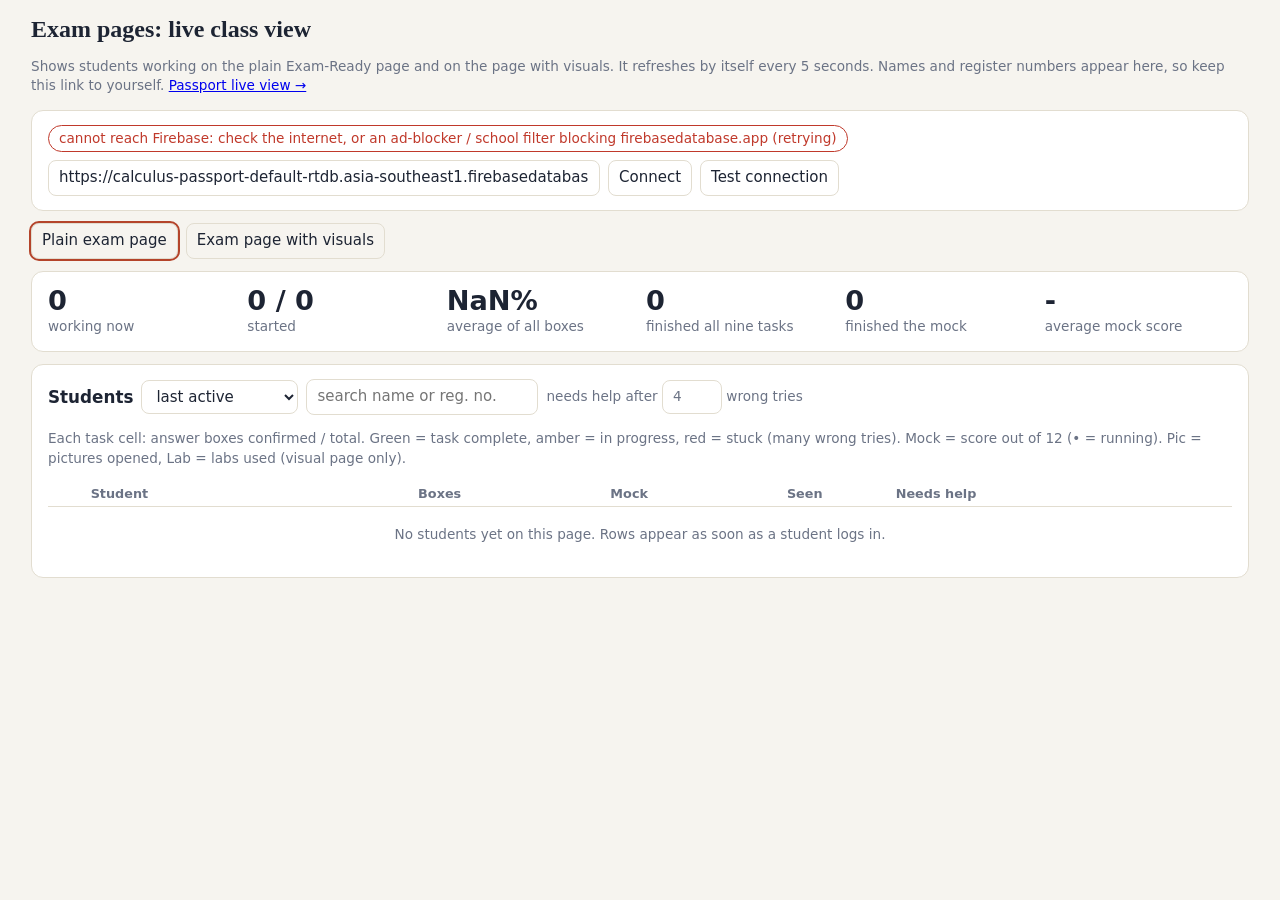
<file: tools/exam/live_template.html>
<!doctype html>
<html lang="en">
<head>
<meta charset="utf-8">
<meta name="robots" content="noindex">
<meta name="viewport" content="width=device-width,initial-scale=1">
<title>Exam pages: live class view</title>
<style>
:root{--bg:#f6f4ef;--card:#fff;--ink:#1d2433;--mute:#6b7385;--line:#e2ddd0;--ok:#1d7a46;--part:#d9a21b;--stuck:#c0392b;--none:#d8d5cc;--acc:#b4442b}
@media (prefers-color-scheme:dark){:root{--bg:#14171f;--card:#1c212c;--ink:#ecebe6;--mute:#9aa3b5;--line:#2c3342;--ok:#3fb27a;--part:#e0b13a;--stuck:#ef6a5b;--none:#3a4152;--acc:#e2765c}}
*{box-sizing:border-box}body{margin:0;background:var(--bg);color:var(--ink);font:15px/1.45 system-ui,sans-serif}
.wrap{max-width:1250px;margin:0 auto;padding:16px}
h1{font:700 1.5rem Georgia,serif;margin:0 0 4px}h2{font-size:1.05rem;margin:0 0 8px}
.card{background:var(--card);border:1px solid var(--line);border-radius:12px;padding:14px 16px;margin:12px 0}
.stats{display:flex;gap:12px;flex-wrap:wrap}.stat{flex:1;min-width:130px}.stat b{display:block;font-size:1.7rem;line-height:1.1}.stat span{color:var(--mute);font-size:.85rem}
input,select,button{font:inherit;color:inherit;background:transparent;border:1px solid var(--line);border-radius:8px;padding:6px 10px}button{cursor:pointer}button.on{outline:2px solid var(--acc)}
.row{display:flex;gap:8px;align-items:center;flex-wrap:wrap}.small{color:var(--mute);font-size:.85rem}
.status{padding:3px 10px;border-radius:99px;font-size:.85rem;border:1px solid var(--line)}.status.good{color:var(--ok);border-color:var(--ok)}.status.bad{color:var(--stuck);border-color:var(--stuck)}
.scroll{overflow-x:auto}table{border-collapse:collapse;width:100%}th,td{padding:3px 5px;text-align:center;font-size:.8rem}td.n,th.n{text-align:left;white-space:nowrap}
th{color:var(--mute);font-weight:600}tr+tr td{border-top:1px solid var(--line)}
.c{display:inline-block;min-width:34px;padding:2px 4px;border-radius:5px;background:var(--none);color:var(--ink);font-variant-numeric:tabular-nums}
.c.ok{background:var(--ok);color:#fff}.c.part{background:var(--part);color:#1d2433}.c.stuck{background:var(--stuck);color:#fff}
.dot{display:inline-block;width:9px;height:9px;border-radius:50%;background:var(--none);margin-right:5px}.dot.on{background:var(--ok)}
.help{color:var(--stuck)}
.diag td{text-align:left;font-size:.85rem}.diag .good{color:var(--ok)}.diag .bad{color:var(--stuck)}
</style>
</head>
<body>
<div class="wrap">
  <h1>Exam pages: live class view</h1>
  <p class="small">Shows students working on the plain Exam-Ready page and on the page with visuals. It refreshes by itself every 5 seconds. Names and register numbers appear here, so keep this link to yourself. <a href="teacher.html">Passport live view &rarr;</a></p>
  <div class="card">
    <div class="row">
      <span id="conn" class="status">not connected</span>
      <input id="url" size="62" placeholder="Firebase Realtime Database URL">
      <button id="connect">Connect</button>
      <button id="test">Test connection</button>
    </div>
    <div id="diag" class="small"></div>
  </div>
  <div class="row" id="tabs"><button data-p="exam" class="on">Plain exam page</button><button data-p="visual">Exam page with visuals</button></div>
  <div class="card"><div class="stats" id="stats"></div></div>
  <div class="card">
    <div class="row"><h2 style="margin:0">Students</h2>
      <select id="sort"><option value="seen">last active</option><option value="done">most answered</option><option value="name">name</option><option value="mock">mock score</option></select>
      <input id="q" placeholder="search name or reg. no." size="22">
      <label class="small">needs help after <input id="thr" type="number" min="2" max="20" value="4" style="width:60px"> wrong tries</label></div>
    <p class="small">Each task cell: answer boxes confirmed / total. Green = task complete, amber = in progress, red = stuck (many wrong tries). Mock = score out of 12 (&bull; = running). Pic = pictures opened, Lab = labs used (visual page only).</p>
    <div class="scroll"><table id="grid"></table></div>
  </div>
</div>
<script>
var Q = /*Q*/{}/*END*/, MOCK = /*MOCK*/[]/*END*/, NAMES = /*NAMES*/{}/*END*/, DEFAULT_URL = "/*URL*/";
var ONLINE_MS = 90000, page = "exam", data = { exam: {}, visual: {} }, pollT = null;
var TT = {}, TOTAL = 0, t, q;
for (q in Q) { TT[Q[q][0]] = (TT[Q[q][0]] || 0) + Q[q][1]; TOTAL += Q[q][1]; }
function $(i) { return document.getElementById(i); }
function esc(s) { return String(s).replace(/[&<>"]/g, function (c) { return { "&": "&amp;", "<": "&lt;", ">": "&gt;", '"': "&quot;" }[c]; }); }
function why(st) {
  if (st === 401 || st === 403) return "Firebase refuses reading. In Firebase > Realtime Database > Rules paste the file firebase/database.rules.json and press Publish.";
  if (st === 404) return "Database address not found. Check the address in the box.";
  return "Firebase answered " + st + ".";
}
function fetchJ(u) { return fetch(u, { cache: "no-store" }).then(function (r) { if (!r.ok) { var e = new Error(why(r.status)); e.status = r.status; throw e; } return r.json(); }); }
function base() { return $("url").value.trim().replace(/\/+$/, ""); }
function connect() {
  var url = base(); if (!url) return; try { localStorage.setItem("passport-dash-url", url); } catch (e) {}
  clearInterval(pollT);
  function tick() {
    Promise.all([fetchJ(url + "/exam.json"), fetchJ(url + "/visual.json")]).then(function (a) {
      data.exam = a[0] || {}; data.visual = a[1] || {}; $("conn").textContent = "live, updated " + new Date().toLocaleTimeString(); $("conn").className = "status good"; render();
    }).catch(function (e) { $("conn").textContent = (e.status ? e.message : "cannot reach Firebase: check the internet, or an ad-blocker / school filter blocking firebasedatabase.app") + " (retrying)"; $("conn").className = "status bad"; });
  }
  tick(); pollT = setInterval(tick, 5000);
}
function testConn() {
  var url = base(), paths = ["exam", "visual", "live", "practice"], rows = [];
  $("diag").innerHTML = "Testing...";
  Promise.all(paths.map(function (p) {
    return fetch(url + "/" + p + ".json", { cache: "no-store" }).then(function (r) { return { p: p, ok: r.ok, st: r.status }; }, function () { return { p: p, ok: false, st: 0 }; });
  })).then(function (rs) {
    $("diag").innerHTML = '<table class="diag">' + rs.map(function (r) { return "<tr><td>/" + r.p + "</td><td class='" + (r.ok ? "good" : "bad") + "'>" + (r.ok ? "readable" : r.st ? "refused (" + r.st + ")" : "cannot reach") + "</td><td>" + (r.ok ? "" : r.st === 0 ? "Internet, ad-blocker, or a wrong address." : r.st === 404 ? "Address not found." : "Publish the rules file (Realtime Database > Rules).") + "</td></tr>"; }).join("") + "</table>";
  });
}
function parts(d, field) { var o = d[field] || {}, per = {}, n = 0, k; for (k in o) { var qid = k.split(":")[0]; if (Q[qid]) { per[qid] = (per[qid] || 0) + 1; n++; } } return { per: per, n: n }; }
function stateOf(d) {
  var s = parts(d, "s"), w = d.w || {}, thr = Number($("thr").value) || 4, perTask = {}, cells = {}, stuck = [], tk;
  for (var qid in Q) { var tkn = Q[qid][0]; perTask[tkn] = (perTask[tkn] || 0) + (s.per[qid] || 0); if ((s.per[qid] || 0) < Q[qid][1] && (w[qid] || 0) >= thr) stuck.push(qid); }
  for (tk in TT) { var st = stuck.filter(function (x) { return Q[x][0] == tk; }).length; cells[tk] = perTask[tk] >= TT[tk] ? "ok" : (st ? "stuck" : (perTask[tk] > 0 ? "part" : "")); }
  var seen = typeof d.t === "number" ? d.t : 0, mkp = parts(d, "mk");
  return { perTask: perTask, cells: cells, done: s.n, stuck: stuck, seen: seen, online: d.o === 1 && Date.now() - seen < ONLINE_MS, mockStarted: !!d.ms, mockDone: d.mf === 1, mockScore: typeof d.sc === "number" ? d.sc : null, mockParts: mkp.n, pics: Object.keys(d.v || {}).length, labs: Object.keys(d.l || {}).length };
}
function ago(ms) { if (!ms) return "never"; var s = Math.round((Date.now() - ms) / 1000); return s < 60 ? s + " s" : s < 3600 ? Math.round(s / 60) + " min" : s < 86400 ? Math.round(s / 3600) + " h" : Math.round(s / 86400) + " d"; }
function render() {
  var d = data[page] || {}, keys = Object.keys(d).filter(function (k) { return d[k] && typeof d[k] === "object"; }), st = {}, vis = page === "visual";
  keys.forEach(function (k) { st[k] = stateOf(d[k]); });
  var on = 0, started = 0, fin = 0, mdone = 0, msum = 0;
  keys.forEach(function (k) { if (st[k].online) on++; if (st[k].done > 0) started++; if (st[k].done >= TOTAL) fin++; if (st[k].mockDone && st[k].mockScore != null) { mdone++; msum += st[k].mockScore; } });
  var avg = keys.length ? keys.reduce(function (s, k) { return s + st[k].done; }, 0) / keys.length : 0;
  $("stats").innerHTML = [[on, "working now"], [started + " / " + keys.length, "started"], [Math.round(100 * avg / TOTAL) + "%", "average of all boxes"], [fin, "finished all nine tasks"], [mdone, "finished the mock"], [mdone ? (msum / mdone).toFixed(1) + " / 12" : "-", "average mock score"]].map(function (x) { return '<div class="stat"><b>' + x[0] + "</b><span>" + x[1] + "</span></div>"; }).join("");
  var qs = $("q").value.trim().toLowerCase(), mode = $("sort").value, order = keys.filter(function (k) { return !qs || ((d[k].n || "") + " " + (d[k].r || "")).toLowerCase().indexOf(qs) >= 0; });
  order.sort(function (a, b) { if (mode === "done") return st[b].done - st[a].done; if (mode === "name") return String(d[a].n).localeCompare(String(d[b].n)); if (mode === "mock") return (st[b].mockScore == null ? -1 : st[b].mockScore) - (st[a].mockScore == null ? -1 : st[a].mockScore); return st[b].seen - st[a].seen; });
  var head = '<tr><th></th><th class="n">Student</th>' + Object.keys(TT).map(function (k) { return '<th title="' + esc(NAMES[k] || "") + '">T' + k + "</th>"; }).join("") + "<th>Boxes</th><th>Mock</th>" + (vis ? "<th>Pic</th><th>Lab</th>" : "") + '<th>Seen</th><th class="n">Needs help</th></tr>';
  $("grid").innerHTML = head + (order.length ? order.map(function (k) {
    var s = st[k], r = d[k];
    return '<tr><td><span class="dot ' + (s.online ? "on" : "") + '"></span></td><td class="n">' + esc(r.n || "?") + ' <span class="small">' + esc(r.r || "") + "</span></td>" +
      Object.keys(TT).map(function (tk) { return '<td><span class="c ' + s.cells[tk] + '">' + (s.perTask[tk] || 0) + "/" + TT[tk] + "</span></td>"; }).join("") +
      "<td><b>" + s.done + "</b>/" + TOTAL + "</td><td>" + (s.mockDone && s.mockScore != null ? s.mockScore + "/12" : s.mockStarted ? "&bull;" : "-") + "</td>" + (vis ? "<td>" + s.pics + "</td><td>" + s.labs + "</td>" : "") +
      "<td>" + ago(s.seen) + '</td><td class="n help">' + (s.stuck.length ? esc(s.stuck.join(", ")) : "") + "</td></tr>";
  }).join("") : '<tr><td colspan="20" class="small" style="padding:18px">No students yet on this page. Rows appear as soon as a student logs in.</td></tr>');
}
$("connect").addEventListener("click", connect); $("test").addEventListener("click", testConn);
["sort", "thr"].forEach(function (i) { $(i).addEventListener("change", render); }); $("q").addEventListener("input", render);
Array.prototype.forEach.call(document.querySelectorAll("#tabs button"), function (b) { b.addEventListener("click", function () { page = b.getAttribute("data-p"); Array.prototype.forEach.call(document.querySelectorAll("#tabs button"), function (x) { x.classList.toggle("on", x === b); }); render(); }); });
var saved = ""; try { saved = localStorage.getItem("passport-dash-url") || ""; } catch (e) {}
$("url").value = saved || DEFAULT_URL; render(); setInterval(render, 10000); if ($("url").value) connect();
</script>
</body>
</html>
</file>
<file: docs/style.css>
:root{--bg:#f6f4ef;--card:#fff;--ink:#1d2433;--mute:#6b7385;--line:#e2ddd0;--accent:#b4442b;--p1:#1f6f8b;--p2:#7a4fa3;--p3:#2f7d4f;--ok:#1d7a46;--bad:#b3261e}
@media (prefers-color-scheme:dark){:root{--bg:#14171f;--card:#1c212c;--ink:#ecebe6;--mute:#9aa3b5;--line:#2c3342;--accent:#e2765c;--p1:#5bb6d3;--p2:#b894e0;--p3:#6cc795;--ok:#5ecb8a;--bad:#ff8f86}}
*{box-sizing:border-box}
body{margin:0;background:var(--bg);color:var(--ink);font:16px/1.55 system-ui,-apple-system,"Segoe UI",Roboto,sans-serif}
.wrap{max-width:860px;margin:0 auto;padding:20px 16px 80px}
h1{font:700 1.7rem/1.2 Georgia,"Times New Roman",serif;margin:.2em 0}
.sub{color:var(--mute);margin:0 0 1rem}
.card{background:var(--card);border:1px solid var(--line);border-radius:12px;padding:16px 18px;margin:14px 0}
input,textarea,button{font:inherit;color:inherit}
input[type=text]{background:transparent;border:1px solid var(--line);border-radius:8px;padding:8px 10px;width:100%}
textarea{width:100%;min-height:92px;background:transparent;border:1px dashed var(--line);border-radius:8px;padding:8px 10px;resize:vertical}
button{background:var(--accent);color:#fff;border:0;border-radius:8px;padding:8px 14px;cursor:pointer}
button.ghost{background:transparent;color:var(--ink);border:1px solid var(--line)}
button:disabled{opacity:.5;cursor:not-allowed}
.tabs{display:flex;gap:8px;flex-wrap:wrap;margin:14px 0}
.tab{flex:1;min-width:150px;text-align:left;background:var(--card);color:var(--ink);border:1px solid var(--line);border-radius:10px;padding:10px 12px}
.tab b{display:block}.tab small{color:var(--mute)}
.tab.on{outline:2px solid var(--c)}
.bar{height:6px;background:var(--line);border-radius:4px;margin-top:6px;overflow:hidden}.bar i{display:block;height:100%;background:var(--c);width:0}
.topic{font-size:.75rem;letter-spacing:.06em;text-transform:uppercase;color:var(--c)}
.task h3{margin:.15em 0 .3em}
.task.done{border-color:var(--ok)}
.parts{display:flex;gap:10px;flex-wrap:wrap;margin:10px 0}
.part{flex:1;min-width:150px}
.part label{display:block;font-size:.85rem;color:var(--mute)}
.part.ok input{border-color:var(--ok);color:var(--ok);font-weight:600}
.msg{min-height:1.4em;font-size:.9rem;margin-top:6px}.msg.ok{color:var(--ok)}.msg.bad{color:var(--bad)}
.hint{font-size:.88rem;color:var(--mute);border-left:3px solid var(--c);padding-left:10px;margin-top:8px}
.row{display:flex;gap:8px;align-items:center;flex-wrap:wrap}
.pill{font-variant-numeric:tabular-nums;border:1px solid var(--line);border-radius:99px;padding:3px 12px;background:var(--card)}
.stamp{font:700 1.2rem ui-monospace,Menlo,Consolas,monospace;letter-spacing:.08em;color:var(--c)}
canvas{width:100%;max-width:560px;height:auto;border:1px solid var(--line);border-radius:10px;background:var(--card)}
.small{font-size:.85rem;color:var(--mute)}
.sheet{display:none}
@media print{
  body{background:#fff;color:#000;font-size:12pt}.wrap>*:not(.sheet){display:none!important}
  .sheet{display:block}.sheet .t{break-inside:avoid;margin:0 0 14mm}.sheet .lines{height:48mm;border:1px solid #999}
  .sheet h2{margin:0 0 4mm}
}
/* ---- live lab + notebook ---- */
.lab .slide{margin:10px 0}.lab input[type=range]{width:100%;accent-color:var(--c)}
.lab .tog{display:inline-flex;gap:4px;align-items:center;margin-right:10px;font-size:.9rem}
.rogrid{display:grid;grid-template-columns:repeat(auto-fit,minmax(110px,1fr));gap:6px;margin:10px 0}
.ro{border:1px solid var(--line);border-radius:8px;padding:4px 8px;display:flex;flex-direction:column}
.ro b{font-variant-numeric:tabular-nums}
.reading{padding:2px 0;border-bottom:1px dotted var(--line)}
.lab select{background:var(--card);color:var(--ink);border:1px solid var(--line);border-radius:6px;padding:3px 6px}
.lab canvas{touch-action:manipulation}
@media print{.lab{display:none!important}}
.plan{border-style:dashed}
@media print{.plan{display:none!important}}
/* ---- per-question visualiser ---- */
details.viz{margin-top:12px;border-top:1px dashed var(--line);padding-top:8px}
details.viz>summary{cursor:pointer;font-weight:600;color:var(--c)}
.vz{margin:10px 0 18px}.vzt{font-weight:600;margin-bottom:2px}
.vzs{display:flex;gap:10px;align-items:center;margin:4px 0}.vzs input[type=range]{flex:1;accent-color:var(--c)}.vzl{min-width:130px}
.vz canvas{touch-action:manipulation}
@media print{details.viz{display:none!important}}

/* Number Machine, worksheet blanks, observations */
.disc { margin: 10px 0; padding: 10px; border: 1px dashed var(--line); border-radius: 10px; }
.disc canvas { width: 100%; max-width: 560px; height: auto; display: block; margin: 6px 0; }
.readout { font-family: ui-monospace, Menlo, Consolas, monospace; padding: 6px 8px; border-radius: 8px; background: rgba(127,127,127,.12); margin: 4px 0; min-height: 1.4em; }
.readout.snap { background: rgba(255,180,0,.25); font-weight: 600; }
.blanks { margin-top: 12px; padding: 10px; border: 1px solid var(--line); border-radius: 10px; }
.blanks .part label { white-space: normal; }
@media print { .disc, .blanks button { display: none; } }
</file>
